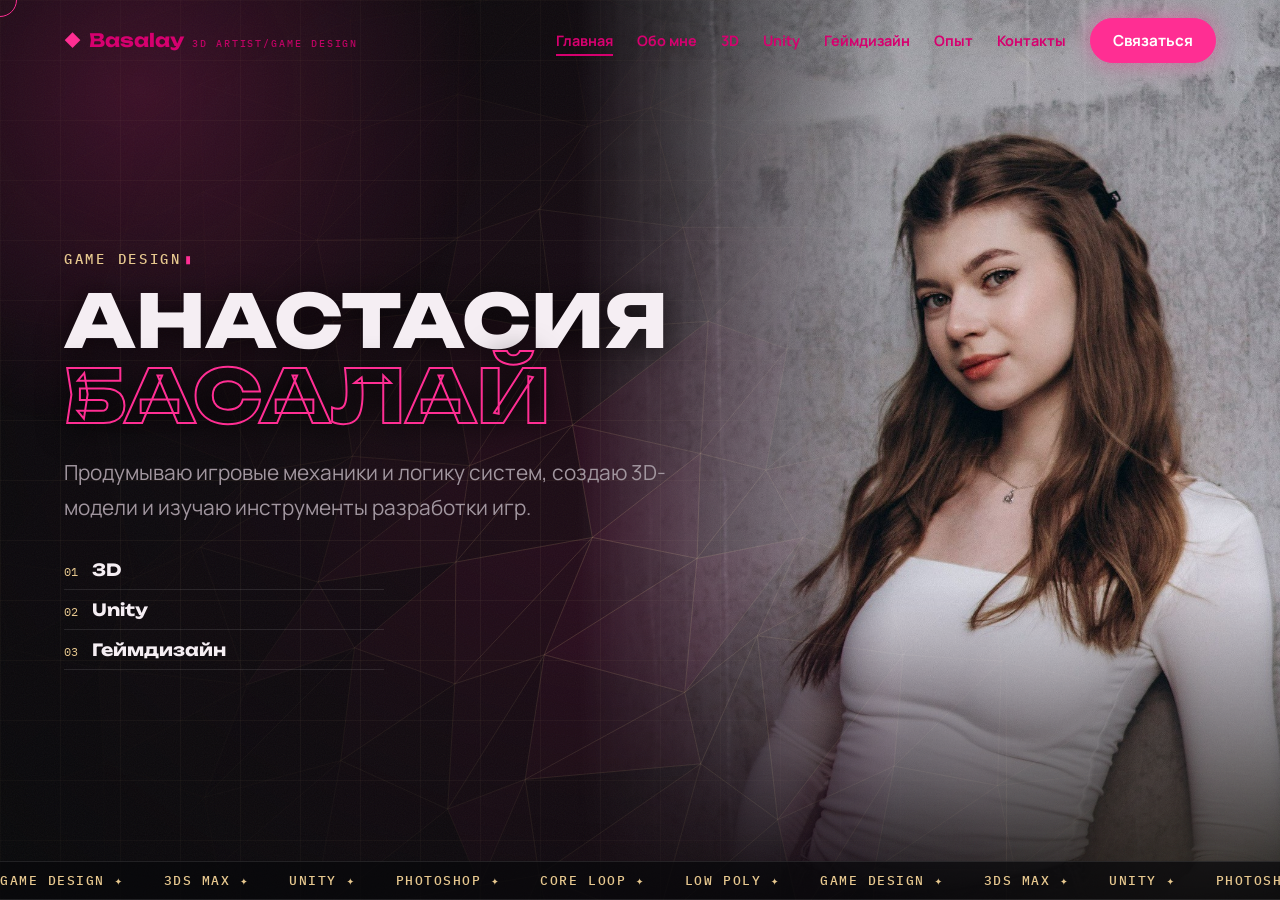
<file: index.html>
<!doctype html>
<html lang="ru">
<head>
<meta charset="UTF-8">
<meta name="viewport" content="width=device-width, initial-scale=1, viewport-fit=cover">
<title>Портфолио</title>
<meta name="theme-color" content="#09090b">
<link rel="icon" href="images/favicon.svg" type="image/svg+xml">
<link rel="icon" href="images/favicon-32.png" sizes="32x32" type="image/png">
<link rel="apple-touch-icon" href="images/apple-touch-icon.png">
<link rel="preconnect" href="https://fonts.googleapis.com"><link rel="preconnect" href="https://fonts.gstatic.com" crossorigin>
<link href="https://fonts.googleapis.com/css2?family=Unbounded:wght@400;600;800&family=Manrope:wght@400;500;700&family=IBM+Plex+Mono:wght@400;500&display=swap" rel="stylesheet">
<link rel="stylesheet" href="css/style.css">
<script type="importmap">
{ "imports": {
  "three": "https://cdn.jsdelivr.net/npm/three@0.169.0/build/three.module.js",
  "three/addons/": "https://cdn.jsdelivr.net/npm/three@0.169.0/examples/jsm/"
} }
</script>
</head>
<body>
<div id="bar"></div><div id="cursor"></div><div id="toast">Скопировано ✓</div>

<nav>
  <a class="brand" href="#home" data-go="home"><i>◆</i><b id="brandName"></b><small id="brandSub"></small></a>
  <div class="menu" id="menu">
    <a href="#home" data-go="home">Главная</a>
    <a href="#about" data-go="about">Обо мне</a>
    <a href="#3d" data-go="3d">3D</a>
    <a href="#unity" data-go="unity">Unity</a>
    <a href="#design" data-go="design">Геймдизайн</a>
    <a href="#experience" data-go="experience">Опыт</a>
    <a href="#contacts" data-go="contacts">Контакты</a>
  </div>
  <button class="btn contact-btn" id="contactBtn">Связаться</button>
  <button id="burger">МЕНЮ</button>
</nav>

<main>
  <section class="page hero" id="p-home" data-page="home">
    <div class="hero-photo" id="photoBox"></div>
    <div class="hero-text">
      <p class="role" id="role"></p>
      <h1 id="name"></h1>
      <p class="lead" id="tagline"></p>
      <div class="gmenu" id="gmenu"></div>
    </div>
    <div class="marquee"><div id="marquee"></div></div>
  </section>

  <section class="page" id="p-about" data-page="about"><div class="wrap" id="aboutRoot"></div></section>
  <section class="page" id="p-3d" data-page="3d"><div class="wrap" id="threeRoot"></div></section>
  <section class="page" id="p-unity" data-page="unity"><div class="wrap" id="unityRoot"></div></section>
  <section class="page" id="p-design" data-page="design"><div class="wrap" id="designRoot"></div></section>
  <section class="page" id="p-experience" data-page="experience"><div class="wrap" id="experienceRoot"></div></section>
  <section class="page" id="p-contacts" data-page="contacts"><div class="wrap" id="contactsRoot"></div></section>
</main>

<button id="toTop" aria-label="Наверх">↑</button>
<dialog id="modal" class="wide"></dialog>
<dialog id="contactDialog"></dialog>
<dialog id="docDialog"></dialog>

<!-- Three.js загружается только когда открывается вкладка 3D (так сайт стартует быстро) -->
<script type="module">
  window.loadThree = () => window.Three ? Promise.resolve(window.Three) : Promise.all([
    import("three"),
    import("three/addons/controls/OrbitControls.js"),
    import("three/addons/loaders/GLTFLoader.js"),
    import("three/addons/environments/RoomEnvironment.js")
  ]).then(([THREE, controls, loader, env]) => (window.Three = {
    THREE, OrbitControls: controls.OrbitControls, GLTFLoader: loader.GLTFLoader, RoomEnvironment: env.RoomEnvironment
  }));
</script>

<!-- Остальные скрипты — обычные, выполняются по порядку (defer) -->
<script defer src="js/utils.js"></script>
<script defer src="js/data/settings.js"></script>
<script defer src="js/data/profile.js"></script>
<script defer src="js/data/experience.js"></script>
<script defer src="js/data/models.js"></script>
<script defer src="js/data/projects.js"></script>
<script defer src="js/components/viewer.js"></script>
<script defer src="js/components/arts.js"></script>
<script defer src="js/components/reel.js"></script>
<script defer src="js/components/render.js"></script>
<script defer src="js/components/stage3d.js"></script>
<script defer src="js/components/stageunity.js"></script>
<script defer src="js/components/modals.js"></script>
<script defer src="js/components/effects.js"></script>
<script defer src="js/components/backdrop.js"></script>
<script defer src="js/components/router.js"></script>
<script defer src="js/main.js"></script>
</body>
</html>
</file>
<file: css/style.css>
:root{--bg:#09090b;--surface:#101015;--text:#f5eef3;--muted:#a1969f;--pink:#ff2e93;--soft:#ff9ad5;--gold:#e7c88f;
  --line:rgba(255,255,255,.1);--gline:rgba(231,200,143,.3);
  --head:"Unbounded",sans-serif;--body:"Manrope",system-ui,sans-serif;--mono:"IBM Plex Mono",ui-monospace,monospace;--pad:clamp(20px,5vw,72px)}
@property --ang{syntax:"<angle>";inherits:false;initial-value:0deg}
@keyframes spin{to{--ang:360deg}}

/* ===== ОСНОВА ===== */
*{box-sizing:border-box;margin:0}
html{scroll-behavior:smooth}
body{background:var(--bg);color:var(--text);font:400 1.05rem/1.65 var(--body);overflow-x:hidden}
a{color:inherit;text-decoration:none}
button{font:inherit}
.wrap{max-width:1200px;margin:auto}
.label{display:flex;align-items:center;gap:12px;margin-bottom:14px;color:var(--gold);font:500 .78rem var(--mono);letter-spacing:.18em;text-transform:uppercase}
.label::after{content:"";width:64px;height:1px;background:linear-gradient(90deg,var(--gold),transparent)}
h2{margin-bottom:14px;font:800 clamp(2rem,5.5vw,3.8rem)/1.05 var(--head)}
h2 em,.fun-title em{font-style:normal;background:linear-gradient(100deg,var(--gold) 0%,#fff 30%,var(--pink) 62%,var(--gold) 100%) 0 0/240% 100%;-webkit-background-clip:text;background-clip:text;color:transparent;animation:inkShine 6s linear infinite}
@keyframes inkShine{to{background-position:-240% 0}}
.lead{color:var(--muted);font-size:clamp(1.05rem,2vw,1.3rem);max-width:640px}
.sub{max-width:640px;margin-bottom:34px;color:var(--muted)}
.status{color:var(--gold);font:500 .72rem var(--mono);letter-spacing:.1em;text-transform:uppercase}
.tags{display:flex;gap:8px;flex-wrap:wrap;margin-top:14px}
.tags i,.tools-row i{padding:3px 11px;border:1px solid var(--gline);border-radius:999px;color:var(--gold);font:400 .74rem var(--mono);font-style:normal}
.btns{display:flex;gap:12px;flex-wrap:wrap}
.btn{display:inline-block;padding:11px 24px;border:1.5px solid rgba(255,255,255,.28);border-radius:999px;background:none;color:var(--text);font-weight:700;font-size:.95rem;cursor:pointer;transition:.3s}
.btn:hover,.btn.on{background:var(--pink);border-color:var(--pink);box-shadow:0 0 28px rgba(255,46,147,.55);transform:translateY(-3px)}
.btn sup{opacity:.7;font-size:.7em}
.reveal{opacity:0;transform:translateY(40px);transition:opacity .9s,transform .9s;transition-delay:calc(var(--i,0) * 80ms)}
.reveal.visible{opacity:1;transform:none}

/* прогресс, курсор, кнопка «наверх», уведомление, искры */
#bar{position:fixed;top:0;left:0;z-index:100;width:100%;height:3px;transform-origin:0 50%;transform:scaleX(0);will-change:transform;background:linear-gradient(90deg,var(--gold),var(--pink))}
#cursor{display:none;position:fixed;left:0;top:0;z-index:99;width:34px;height:34px;margin:-17px;border:1.5px solid var(--pink);border-radius:50%;pointer-events:none;transition:width .25s,height .25s,margin .25s,background .25s}
#cursor.big{width:70px;height:70px;margin:-35px;background:rgba(255,46,147,.16)}
@media (hover:hover) and (pointer:fine){#cursor{display:block}}
#toTop{position:fixed;right:22px;bottom:22px;z-index:70;width:56px;height:56px;border:0;border-radius:50%;background:linear-gradient(135deg,var(--pink),#ff6bb5);color:#fff;font-size:1.6rem;cursor:pointer;opacity:0;transform:translateY(20px) scale(.8);pointer-events:none;transition:.3s;animation:ring 2.2s infinite}
#toTop.show{opacity:1;transform:none;pointer-events:auto}
#toTop:hover{transform:translateY(-4px) scale(1.1)}
@keyframes ring{0%{box-shadow:0 10px 30px rgba(255,46,147,.5),0 0 0 0 rgba(255,46,147,.6)}70%,100%{box-shadow:0 10px 30px rgba(255,46,147,.5),0 0 0 18px transparent}}
#toast{position:fixed;bottom:26px;left:50%;z-index:90;padding:10px 22px;border-radius:999px;background:var(--pink);font-weight:700;transform:translate(-50%,120px);transition:.4s}
#toast.show{transform:translate(-50%,0)}
.spark{position:fixed;z-index:200;width:8px;height:8px;border-radius:2px;pointer-events:none;animation:fly .8s ease-out forwards}
@keyframes fly{to{transform:translate(var(--dx),var(--dy)) rotate(240deg);opacity:0}}

/* ===== ВЕРХНЕЕ МЕНЮ ===== */
nav{position:fixed;top:0;left:0;right:0;z-index:60;display:flex;align-items:center;gap:12px;padding:18px var(--pad);color:#d6006f}
.brand{display:flex;align-items:baseline;gap:8px;font:800 1.15rem var(--head)}
.brand i{font-style:normal;color:var(--pink)}
.brand small{font:500 .6rem var(--mono);letter-spacing:.2em;text-transform:uppercase;opacity:.85}
.menu{display:flex;gap:24px;margin:0 12px 0 auto;font-size:.9rem;font-weight:700}
.menu a{position:relative}
.menu a::after{content:"";position:absolute;left:0;bottom:-4px;width:0;height:2px;background:#d6006f;transition:.3s}
.menu a:hover::after,.menu a.current::after{width:100%}
.contact-btn{position:relative;z-index:2;padding:9px 22px;border-color:var(--pink);background:var(--pink);color:#fff;box-shadow:0 0 22px rgba(255,46,147,.45)}
#burger{display:none;position:relative;z-index:2;background:none;border:0;color:#d6006f;font:600 .95rem var(--head);cursor:pointer}
@media(max-width:1020px){
  #burger{display:block}
  .brand{margin-right:auto}
  .brand small{display:none}
  .menu{position:fixed;inset:0;z-index:1;margin:0;flex-direction:column;justify-content:center;align-items:center;gap:26px;background:var(--bg);color:var(--text);font:800 1.8rem var(--head);transform:translateY(-100%);transition:.5s}
  .menu.open{transform:none}
  .contact-btn{padding:7px 14px;font-size:.85rem}
}

/* ===== ВКЛАДКИ ===== */
.page{display:none}
.page.active{display:block;animation:pageIn .6s ease}
.page:not(.hero){position:relative;min-height:100svh;padding:130px var(--pad) 90px}
#p-contacts{min-height:0;padding-bottom:50px}
@keyframes pageIn{from{opacity:0;transform:translateY(24px)}to{opacity:1;transform:none}}

/* ===== ГЛАВНАЯ ===== */
.hero{display:none;align-items:center;min-height:100svh;padding:0;overflow:hidden}
.hero.active{display:flex}
.hero::before{content:"";position:absolute;inset:-60px;z-index:0;pointer-events:none;will-change:transform;
  background-image:linear-gradient(rgba(231,200,143,.07) 1px,transparent 1px),linear-gradient(90deg,rgba(231,200,143,.07) 1px,transparent 1px);background-size:60px 60px;
  -webkit-mask-image:radial-gradient(circle at 30% 50%,#000,transparent 75%);mask-image:radial-gradient(circle at 30% 50%,#000,transparent 75%);animation:gridmove 14s linear infinite}
@keyframes gridmove{to{transform:translate(60px,60px)}}
.hero-photo{position:absolute;top:0;right:0;width:55%;height:100%;
  -webkit-mask-image:linear-gradient(to right,transparent,#000 45%),linear-gradient(to top,transparent,#000 35%);-webkit-mask-composite:source-in;
  mask-image:linear-gradient(to right,transparent,#000 45%),linear-gradient(to top,transparent,#000 35%);mask-composite:intersect}
.hero-photo img,.ph{width:100%;height:100%;object-fit:cover;transform:scale(1.08) translate(var(--px,0),var(--py,0));transition:transform .2s}
.ph{display:grid;place-items:center;background:radial-gradient(circle at 60% 40%,#6d1245,#1a0a14 60%,var(--bg));color:rgba(255,255,255,.12);font:800 14rem var(--head)}
.hero-text{position:relative;z-index:2;width:min(100%,58%);padding:110px var(--pad) 90px}
.role{min-height:1.6em;margin-bottom:12px;color:var(--gold);font:500 .85rem var(--mono);letter-spacing:.2em;text-transform:uppercase}
.caret{margin-left:2px;color:var(--pink);font-style:normal;animation:blink 1s steps(1) infinite}
@keyframes blink{50%{opacity:0}}
h1{font:800 clamp(2.2rem,6.2vw,6.5rem)/1.02 var(--head);text-transform:uppercase;text-shadow:0 4px 30px rgba(0,0,0,.7)}
h1 span{display:block;width:max-content;animation:rise .9s cubic-bezier(.2,.8,.2,1) both}
h1 span+span{animation-delay:.15s}
h1 .out{color:transparent;-webkit-text-stroke:2px var(--pink)}
@keyframes rise{from{opacity:0;transform:translateY(40px)}}
.hero .lead{margin:22px 0 26px;animation:rise .9s .3s cubic-bezier(.2,.8,.2,1) both}
.gmenu{display:grid;width:min(100%,320px)}
.gmenu a{display:flex;align-items:baseline;gap:14px;padding:9px 0;border-bottom:1px solid var(--line);font:700 1.05rem var(--head);transition:.3s;animation:rise .9s cubic-bezier(.2,.8,.2,1) both}
.gmenu a:nth-child(1){animation-delay:.45s}.gmenu a:nth-child(2){animation-delay:.55s}.gmenu a:nth-child(3){animation-delay:.65s}
.gmenu em{color:var(--gold);font:400 .75rem var(--mono);font-style:normal}
.gmenu i{margin-left:auto;color:var(--pink);font-style:normal;opacity:0;transform:translateX(-8px);transition:.3s}
.gmenu a:hover{padding-left:10px;border-color:var(--gold)}
.gmenu a:hover i{opacity:1;transform:none}
.marquee{position:absolute;bottom:0;left:0;right:0;z-index:3;overflow:hidden;padding:10px 0;border-block:1px solid var(--line);background:rgba(9,9,11,.75)}
.marquee div{display:flex;gap:40px;width:max-content;color:var(--gold);font:500 .8rem var(--mono);letter-spacing:.12em;animation:run 25s linear infinite}
@keyframes run{to{transform:translateX(-50%)}}

/* ===== УГОЛКИ «КАК В ИГРОВОМ ИНТЕРФЕЙСЕ» ===== */
.hud{position:relative}
.hud::before{content:"";position:absolute;inset:10px;z-index:3;pointer-events:none;opacity:.75;background-repeat:no-repeat;
  background-image:linear-gradient(var(--gold),var(--gold)),linear-gradient(var(--gold),var(--gold)),linear-gradient(var(--gold),var(--gold)),linear-gradient(var(--gold),var(--gold)),linear-gradient(var(--gold),var(--gold)),linear-gradient(var(--gold),var(--gold)),linear-gradient(var(--gold),var(--gold)),linear-gradient(var(--gold),var(--gold));
  background-position:0 0,0 0,100% 0,100% 0,0 100%,0 100%,100% 100%,100% 100%;
  background-size:16px 1.5px,1.5px 16px,16px 1.5px,1.5px 16px,16px 1.5px,1.5px 16px,16px 1.5px,1.5px 16px}

/* ===== КАРТОЧКИ (стиль Uiverse): стекло, подсветка за курсором, светящаяся рамка при наведении ===== */
.work,.tile,.c-card,.tl-card,.c-item,.proof-card,.c3d{position:relative;border:1px solid var(--line);border-radius:22px;background:linear-gradient(160deg,rgba(255,255,255,.055),rgba(255,255,255,.015));transition:border-color .3s,box-shadow .3s,transform .15s,background .3s}
.work::after,.tile::after,.c-card::after,.tl-card::after,.c-item::after,.proof-card::after::after,.c3d::after{content:"";position:absolute;inset:0;z-index:5;border-radius:inherit;padding:2px;pointer-events:none;opacity:0;transition:opacity .3s;
  background:conic-gradient(from var(--ang),transparent 0 50%,var(--gold),var(--pink),transparent);-webkit-mask:linear-gradient(#000 0 0) content-box,linear-gradient(#000 0 0);-webkit-mask-composite:xor;mask-composite:exclude}
.work:hover::after,.tile:hover::after,.c-card:hover::after,.tl-card:hover::after,.c-item:hover::after,.proof-card:hover::after:hover::after,.c3d:hover::after,.c3d.on::after{opacity:1;animation:spin 3s linear infinite}
.work::before{content:"";position:absolute;inset:0;z-index:4;pointer-events:none;opacity:0;transition:opacity .3s;background:radial-gradient(260px circle at var(--sx,50%) var(--sy,50%),rgba(255,46,147,.13),transparent 70%)}
.work:hover::before{opacity:1}
.work:hover,.tile:hover,.c-card:hover,.c-item:hover,.proof-card:hover{border-color:var(--gline)}

/* карточка работы */
.work{display:flex;flex-direction:column;overflow:hidden;cursor:pointer;transform:perspective(900px) rotateX(var(--rx,0)) rotateY(var(--ry,0));animation:cardIn .6s backwards;animation-delay:calc(var(--i,0) * 70ms)}
@keyframes cardIn{from{opacity:0;transform:translateY(30px)}}
.w-cover{position:relative;flex:none;height:clamp(190px,20vw,230px);overflow:hidden;background:#0d0b10 center/cover no-repeat;transition:filter .4s}
.wide .w-cover{height:clamp(210px,22vw,260px)}
.work:hover .w-cover{filter:brightness(1.12)}
.w-body{padding:14px 18px 18px}
.w-body h3{margin:4px 0 6px;font:600 1.1rem var(--head)}
.w-body p{color:var(--muted);font-size:.95rem}
.w-video{display:block;width:100%;height:100%;object-fit:cover}
.slides .slide{position:absolute;inset:0;width:100%;height:100%;object-fit:cover;opacity:0;transition:opacity .9s}
.slides .slide.on{opacity:1}
.badge{position:absolute;top:12px;right:12px;z-index:4;display:flex;align-items:center;gap:6px;padding:3px 12px;border-radius:999px;background:rgba(9,9,11,.88);color:var(--soft);font:500 .72rem var(--mono)}
.badge i{width:8px;height:8px;border-radius:50%;background:var(--pink);animation:pulseP 1.4s infinite}
.bplay{right:auto;left:12px;color:var(--gold)}
@keyframes pulseP{0%{box-shadow:0 0 0 0 rgba(255,46,147,.8)}100%{box-shadow:0 0 0 10px transparent}}

/* панель вместо пустой картинки: цифры, этапы или маленькая анимация */
.panel{display:flex;flex-direction:column;align-items:center;justify-content:center;gap:14px;
  background:radial-gradient(circle at 20% 15%,rgba(255,46,147,.14),transparent 55%),radial-gradient(circle at 85% 90%,rgba(231,200,143,.14),transparent 55%),#0d0b10}
.panel::after{content:"";position:absolute;inset:0;pointer-events:none;background-image:radial-gradient(rgba(255,255,255,.07) 1px,transparent 1px);background-size:16px 16px}
.art-facts{position:relative;z-index:1;display:flex;gap:26px;justify-content:center;text-align:center}
.art-facts b{display:block;color:var(--gold);font:800 clamp(1.8rem,4vw,2.6rem) var(--head)}
.art-facts small,.art-note{color:var(--muted);font-size:.8rem}
.art-note{position:relative;z-index:1}
.art-progress{position:relative;z-index:1;width:70%;height:6px;overflow:hidden;border-radius:6px;background:rgba(255,255,255,.12)}
.art-progress span{display:block;width:var(--w);height:100%;background:linear-gradient(90deg,var(--gold),var(--pink));animation:grow 1.2s ease-out}
@keyframes grow{from{width:0}}
.art-pong{position:relative;z-index:1;width:min(70%,260px);height:96px;background:repeating-linear-gradient(rgba(255,255,255,.2) 0 6px,transparent 6px 12px) center/2px 100% no-repeat}
.art-pong .pad{position:absolute;top:26px;width:8px;height:44px;border-radius:4px;background:var(--pink)}
.art-pong .l{left:0;animation:padmove 2.4s ease-in-out infinite}
.art-pong .r{right:0;animation:padmove 2.4s ease-in-out infinite reverse}
@keyframes padmove{0%,100%{transform:translateY(-22px)}50%{transform:translateY(24px)}}
.art-pong .ball{position:absolute;left:0;width:14px;height:14px;border-radius:50%;background:var(--gold);animation:ballx 2.4s linear infinite alternate,bally 1.2s ease-in-out infinite alternate}
@keyframes ballx{to{left:calc(100% - 14px)}}
@keyframes bally{from{top:8px}to{top:74px}}
.art-code{position:relative;z-index:1;display:grid;gap:10px;width:min(70%,260px)}
.art-code b{display:block;width:var(--w);height:8px;border-radius:4px;background:linear-gradient(90deg,var(--gold),transparent);animation:shimmer 2.4s ease-in-out infinite}
@keyframes shimmer{50%{opacity:.4}}
.art-people{position:relative;z-index:1;display:flex;align-items:flex-end;gap:14px}
.art-people i{width:38px;height:38px;border-radius:50%;background:linear-gradient(135deg,#5a3b4c,#2a1a24);animation:hop 2.4s ease-in-out infinite}
.art-people i:nth-child(2){animation-delay:.3s}.art-people i:nth-child(3){animation-delay:.6s}.art-people i:nth-child(4){animation-delay:.9s}
.art-people .lead{width:52px;height:52px;border:2px solid var(--gold);background:none}
@keyframes hop{50%{transform:translateY(-10px)}}

/* сетки */
.chips{display:flex;gap:10px;flex-wrap:wrap;margin-bottom:26px}
.bento{display:grid;grid-template-columns:repeat(6,1fr);grid-auto-flow:dense;gap:20px}
.bento .work{grid-column:span 2}
.bento .work.wide{grid-column:span 3}
.games{display:grid;grid-template-columns:repeat(auto-fill,minmax(min(100%,300px),1fr));gap:20px}
@media(max-width:900px){.bento{grid-template-columns:repeat(2,1fr)}.bento .work,.bento .work.wide{grid-column:span 1}}
@media(max-width:600px){.bento{grid-template-columns:1fr}}

/* ===== ОБО МНЕ ===== */
.about-grid{display:grid;grid-template-columns:1.3fr 1fr;gap:40px;align-items:start;margin-top:26px}
.statement{margin-bottom:22px;font:600 clamp(1.3rem,2.8vw,2rem)/1.35 var(--head)}
.facts,.tools-row{display:flex;gap:10px;flex-wrap:wrap;margin-top:22px}
.fact{padding:6px 16px;border:1px solid var(--gline);border-radius:999px;color:var(--gold);font:400 .85rem var(--mono)}
.seeking{position:relative;overflow:hidden;padding:28px;border-radius:24px;background:linear-gradient(135deg,var(--pink),#7a0b46);box-shadow:0 0 60px rgba(255,46,147,.3)}
.seeking::after{content:"";position:absolute;top:0;left:-60%;width:40%;height:100%;background:linear-gradient(90deg,transparent,rgba(255,255,255,.25),transparent);transform:skewX(-20deg);animation:shine 3.5s infinite}
@keyframes shine{to{left:130%}}
.seeking b{display:block;font:800 clamp(1.8rem,4vw,2.8rem)/1 var(--head);text-transform:uppercase}
.seeking p{margin-top:10px}
.ribbon{margin:-28px -28px 20px;overflow:hidden;padding:7px 0;background:rgba(9,9,11,.4)}
.ribbon div{display:flex;gap:28px;width:max-content;font:500 .7rem var(--mono);letter-spacing:.15em;animation:run 22s linear infinite}
.pulse{display:inline-block;width:12px;height:12px;margin-bottom:14px;border-radius:50%;background:#fff;animation:pulse 1.6s infinite}
@keyframes pulse{0%{box-shadow:0 0 0 0 rgba(255,255,255,.7)}100%{box-shadow:0 0 0 18px transparent}}
.can{margin-top:18px;font-weight:700}
.tasks{position:relative;z-index:1;display:flex;flex-wrap:wrap;gap:8px;margin:12px 0 0;padding:0;list-style:none}
.tasks li{padding:6px 14px;border-radius:999px;background:rgba(255,255,255,.18);font-size:.85rem;animation:pop .5s both;animation-delay:calc(var(--i) * .12s + .3s)}
@keyframes pop{from{opacity:0;transform:scale(.6)}}
.focus{display:grid;grid-template-columns:repeat(auto-fit,minmax(240px,1fr));gap:20px;margin-top:50px}
.tile{display:block;padding:24px;color:var(--text);text-align:left;cursor:pointer}
.tile:hover{transform:translateY(-6px);box-shadow:0 14px 40px rgba(0,0,0,.5)}
.tile i{display:block;color:var(--gold);font:800 1.8rem var(--head);font-style:normal}
.tile b{display:block;margin:8px 0;font:600 1.1rem var(--head)}
.tile span{display:block;color:var(--muted)}
.tile em{display:block;margin-top:12px;color:var(--gold);font:400 .8rem var(--mono);font-style:normal;transition:.3s}
.tile:hover em{transform:translateX(6px)}
@media(max-width:860px){.about-grid{grid-template-columns:1fr}}

/* ===== 3D: сцена и карусель ===== */
.stage{display:grid;grid-template-columns:minmax(0,1.75fr) minmax(280px,1fr);gap:26px}
.stage-view{position:relative;overflow:hidden;border:1px solid var(--line);border-radius:24px;background:#000}
.viewer{position:relative;overflow:hidden;background:radial-gradient(circle at 50% 40%,#1a0d14,#000 72%);cursor:grab}
.stage-view .viewer{height:clamp(340px,60vh,580px)}
.stage-view:fullscreen{border-radius:0}.stage-view:fullscreen .viewer{height:100vh}
.viewer canvas{display:block;width:100%;height:100%}
.viewer.drag{outline:2px dashed var(--soft)}
.v-poster{position:absolute;inset:0;z-index:1;width:100%;height:100%;object-fit:contain;background:#000;pointer-events:none;transition:opacity .8s}
.viewer.ready .v-poster{opacity:0}
.v-tools{position:absolute;top:14px;right:14px;z-index:4;display:flex;gap:8px;flex-wrap:wrap;justify-content:flex-end}
.v-tools button{padding:6px 14px;border:1px solid var(--gline);border-radius:999px;background:rgba(9,9,11,.8);color:#fff;font-size:.82rem;cursor:pointer;transition:.25s}
.v-tools button:hover{border-color:var(--pink)}
.v-tools button.on{border-color:var(--pink);background:var(--pink)}
.v-hint-drag{position:absolute;left:50%;bottom:16px;z-index:4;display:flex;align-items:center;gap:10px;white-space:nowrap;padding:8px 18px;border:1px solid var(--gline);border-radius:999px;background:rgba(9,9,11,.85);font-size:.85rem;opacity:0;transform:translateX(-50%);pointer-events:none;transition:opacity .5s}
.viewer.ready:not(.touched) .v-hint-drag{opacity:1}
.v-hint-drag i{color:var(--pink);font-size:1.1rem;font-style:normal;font-weight:800;animation:dragx 1.6s ease-in-out infinite}
.v-hint-drag em{color:var(--muted);font-style:normal}
@keyframes dragx{0%,100%{transform:translateX(-8px)}50%{transform:translateX(8px)}}
.v-loading{position:absolute;left:50%;bottom:16px;z-index:4;max-width:90%;padding:8px 16px;border:1px solid var(--gline);border-radius:14px;background:rgba(9,9,11,.88);font-size:.8rem;text-align:center;transform:translateX(-50%)}
.stage-info{display:flex;flex-direction:column;gap:6px}
.stage-info h3{font:800 clamp(1.5rem,2.6vw,2.1rem)/1.15 var(--head)}
.stage-info .btns{margin-top:auto;padding-top:18px}

/* ===== ЛЕНТА ВЫБОРА РАБОТ (3D и Unity) ===== */
.reel{--cw:clamp(240px,32vw,330px);--gap:clamp(14px,3vw,28px);position:relative;margin-top:30px}
.reel-big{--cw:clamp(290px,62vw,560px);margin-top:18px}
.reel-top{display:flex;align-items:center;gap:18px;margin-bottom:6px}
.reel-count{display:flex;align-items:baseline;gap:8px;color:var(--muted);font:500 .95rem var(--mono)}
.reel-count b{display:inline-block;min-width:1.6em;color:var(--gold);font:800 clamp(1.7rem,4vw,2.5rem) var(--head)}
.reel-count b.tick{animation:tick .5s cubic-bezier(.2,.9,.3,1.3)}
@keyframes tick{from{opacity:0;transform:translateY(-55%) scale(.7)}}
.reel-count i,.reel-count em{font-style:normal}
.reel-dots{display:flex;flex:1;flex-wrap:wrap;gap:7px}
.rd{width:9px;height:9px;padding:0;border:0;border-radius:99px;background:rgba(255,255,255,.22);cursor:pointer;transition:width .45s cubic-bezier(.2,.8,.2,1),background .3s}
.rd:hover{background:rgba(255,255,255,.5)}
.rd.on{width:36px;background:linear-gradient(90deg,var(--gold),var(--pink))}
.reel-arrows{display:flex;gap:8px}
.car-btn{width:44px;height:44px;border:1px solid var(--gold);border-radius:50%;background:rgba(9,9,11,.85);color:var(--gold);font-size:1.5rem;line-height:1;cursor:pointer;transition:.25s}
.car-btn:hover{background:var(--gold);color:#111;transform:scale(1.08)}
.reel.single .reel-top{display:none}
.reel-track{position:relative;display:flex;gap:var(--gap);overflow-x:auto;overflow-y:hidden;padding:22px 0 46px;scroll-snap-type:x mandatory;scrollbar-width:none;overscroll-behavior-x:contain;cursor:grab;outline:0}
.reel-track::-webkit-scrollbar{display:none}
.reel-track::before,.reel-track::after{content:"";flex:none;width:calc(50% - var(--cw) / 2 - var(--gap))}
.reel-track.dragging{scroll-snap-type:none;cursor:grabbing}
.rc{--o:0;--ab:0;flex:none;width:var(--cw);scroll-snap-align:center;scroll-snap-stop:always;
  transform:perspective(1100px) rotateY(calc(var(--o) * -22deg)) scale(calc(1 - var(--ab) * .1));opacity:calc(1 - var(--ab) * .3);filter:brightness(calc(1 - var(--ab) * .25));
  will-change:transform;transition:box-shadow .5s,border-color .3s}
.rc.on{border-color:var(--gline);box-shadow:0 34px 70px -28px rgba(255,46,147,.6)}
.rc.on::after{opacity:1;animation:spin 3s linear infinite}
.work.rc{animation:none;cursor:pointer}
.reel.in .rc{animation:rcIn .9s cubic-bezier(.2,.8,.2,1) backwards;animation-delay:calc(var(--i,0) * 110ms)}
@keyframes rcIn{from{opacity:0;translate:0 70px;rotate:3deg}}
.reel.nudge .rc.on{animation:nudge 1.4s .6s 2 ease-in-out}
@keyframes nudge{35%{translate:-28px 0}70%{translate:16px 0}}
.reel.idle.single .rc{animation:float 5s ease-in-out infinite}
@keyframes float{50%{translate:0 -8px}}
/* карточка 3D-модели в ленте */
.c3d{display:flex;flex-direction:column;justify-content:flex-end;height:calc(var(--cw) * .58);overflow:hidden;padding:0;color:var(--text);text-align:left;cursor:pointer}
.rc-img{position:absolute;inset:-4%;background:#0d0b10 center/cover no-repeat;transform:translateX(calc(var(--o) * -9%)) scale(1.08);transition:filter .4s}
.c3d:hover .rc-img{filter:brightness(1.15)}
.rc-no{position:absolute;top:12px;left:16px;z-index:2;color:rgba(255,255,255,.9);font:800 1.5rem var(--head);text-shadow:0 2px 14px rgba(0,0,0,.8)}
.c3d .cap{position:relative;z-index:2;padding:30px 16px 12px;background:linear-gradient(transparent,rgba(0,0,0,.92))}
.c3d b{display:block;font:600 1rem var(--head)}
.c3d small{color:var(--gold);font:400 .74rem var(--mono)}
/* карточка игры в ленте Unity */
.reel-big .w-cover{height:auto;aspect-ratio:16/10}
.reel-big .w-body{padding:16px 22px 22px}
.reel-big .w-body h3{font-size:1.3rem}
.rc-open{position:absolute;right:16px;bottom:16px;z-index:6;padding:6px 14px;border-radius:999px;background:var(--pink);color:#fff;font:700 .8rem var(--body);opacity:0;translate:0 10px;transition:.4s;pointer-events:none}
.rc.on .rc-open{opacity:1;translate:0 0}
.stage-info.swap>*{animation:infoIn .55s cubic-bezier(.2,.8,.2,1) backwards}
.stage-info.swap>*:nth-child(2){animation-delay:.06s}.stage-info.swap>*:nth-child(3){animation-delay:.12s}.stage-info.swap>*:nth-child(n+4){animation-delay:.18s}
@keyframes infoIn{from{opacity:0;translate:0 16px;filter:blur(6px)}}

/* подсказка с анимацией */
.hint-anim{display:flex;align-items:center;gap:14px;max-width:740px;margin:0 0 8px;color:var(--muted)}
.tap{position:relative;flex:none;display:grid;place-items:center;width:36px;height:36px}
.tap b{width:10px;height:10px;border-radius:50%;background:var(--pink);box-shadow:0 0 14px var(--pink)}
.tap i{position:absolute;inset:0;border:1.5px solid var(--pink);border-radius:50%;opacity:0;animation:tapRing 2.2s infinite}
.tap i+i{animation-delay:.7s}
@keyframes tapRing{0%{transform:scale(.25);opacity:.9}100%{transform:scale(1.35);opacity:0}}
.hw span{display:inline-block;animation:wIn .75s cubic-bezier(.2,.8,.2,1) backwards,wGlow 7s ease-in-out infinite;animation-delay:calc(var(--w) * 70ms),calc(1.4s + var(--w) * .17s)}
@keyframes wIn{from{opacity:0;filter:blur(8px);translate:0 14px}}
@keyframes wGlow{0%,10%,100%{color:inherit;text-shadow:none}5%{color:var(--gold);text-shadow:0 0 16px rgba(231,200,143,.7)}}
@media(max-width:900px){.stage{grid-template-columns:1fr}.stage-view .viewer{height:min(52vh,420px)}}

/* ===== ОКНА ===== */
dialog{margin:auto;max-width:min(560px,92vw);padding:30px;border:1px solid var(--gline);border-radius:24px;background:#121016;color:var(--text)}
dialog::backdrop{background:rgba(0,0,0,.82)}
dialog[open]{animation:dlgIn .35s cubic-bezier(.2,.9,.3,1.1)}
@keyframes dlgIn{from{opacity:0;transform:translateY(24px) scale(.96)}}
dialog h3{margin:8px 0;font:800 1.6rem var(--head)}
dialog.wide{width:100%;max-width:min(920px,94vw);max-height:92vh;padding:0;overflow:auto}
.m-media{position:relative;background:#09090b}
.m-media.panel{height:clamp(200px,30vw,290px);overflow:hidden}
.m-media video,.m-media iframe{display:block;width:100%;height:min(60vh,480px);border:0;background:#000}
.m-stage{position:relative;display:grid;place-items:center;height:min(46vh,430px);background:#000;cursor:zoom-in}
.m-stage img{position:absolute;inset:0;display:block;width:100%;height:100%;object-fit:contain}
.zoom-pill{position:absolute;right:14px;bottom:14px;z-index:4;padding:5px 12px;border:1px solid var(--gold);border-radius:999px;background:rgba(9,9,11,.88);color:var(--gold);font:400 .75rem var(--mono);pointer-events:none}
.play{position:absolute;top:35%;left:50%;z-index:6;padding:14px 30px;border:0;border-radius:999px;background:var(--pink);color:#fff;font:800 1rem var(--head);cursor:pointer;transform:translateX(-50%);animation:ring 2.2s infinite}
.thumbs{display:flex;gap:8px;padding:10px;overflow-x:auto}
.thumbs img{width:auto;height:60px;border:2px solid transparent;border-radius:8px;opacity:.55;cursor:pointer;transition:.2s}
.thumbs img.on{border-color:var(--gold);opacity:1}
.m-body{padding:26px}
.m-body .btns{margin-top:22px}
.m-sum{color:var(--muted)}
.facts-row{display:flex;gap:12px;flex-wrap:wrap;margin:18px 0}
.fk{flex:1;min-width:130px;padding:14px;border:1px solid var(--gline);border-radius:16px;background:rgba(231,200,143,.06);color:var(--muted);font-size:.88rem}
.fk b{display:block;color:var(--gold);font:800 1.5rem var(--head)}
.points{margin:14px 0 0 18px}
.points li{margin:6px 0}
.bars{display:grid;gap:12px;margin:16px 0}
.bar{display:grid;grid-template-columns:150px 1fr 70px;align-items:center;gap:12px;font-size:.88rem;color:var(--muted)}
.bar u{display:block;height:8px;overflow:hidden;border-radius:4px;background:rgba(255,255,255,.1)}
.bar i{display:block;width:0;height:100%;background:linear-gradient(90deg,var(--gold),#fff);animation:growTo 1s .3s forwards}
@keyframes growTo{to{width:var(--w)}}
.bar em{color:var(--gold);font:400 .85rem var(--mono);font-style:normal}
.flow{display:grid;grid-template-columns:repeat(auto-fit,minmax(150px,1fr));gap:10px;margin:16px 0;padding:0;list-style:none}
.flow li{position:relative;padding:12px;border:1px solid var(--line);border-radius:14px;background:rgba(255,255,255,.03);font-size:.85rem;animation:pop .5s both;animation-delay:calc(var(--i) * .12s + .2s)}
.flow b{display:block;margin-bottom:4px;color:var(--gold);font:500 .8rem var(--mono)}
.stages{display:flex;flex-wrap:wrap;gap:8px;margin-top:16px}
.st{padding:4px 12px;border:1px solid var(--line);border-radius:999px;font-size:.85rem}
.st.done{border-color:var(--gold);color:var(--gold)}
.st.wip{border-style:dashed;color:var(--muted)}
.proof-card{display:flex;align-items:center;gap:14px;width:100%;margin:16px 0 4px;padding:16px 18px;color:var(--text);text-align:left;cursor:pointer}
.proof-card:hover{transform:translateY(-3px)}
.proof-card i{display:grid;place-items:center;flex:none;width:44px;height:44px;border:1px solid var(--gline);border-radius:14px;color:var(--gold);font:800 1.2rem var(--head);font-style:normal}
.proof-card b{display:block}
.proof-card small{color:var(--muted)}

/* просмотр картинок */
#docDialog{max-width:94vw;max-height:94vh;padding:0;overflow:visible;border:0;background:transparent}
.doc{padding:3px;border-radius:24px;background:conic-gradient(from var(--ang),var(--gold),var(--pink),#7a0b46,var(--gold));box-shadow:0 30px 90px rgba(0,0,0,.7);animation:spin 5s linear infinite,docIn .6s cubic-bezier(.2,.9,.3,1.2) backwards;transform:perspective(900px) rotateX(var(--rx,0)) rotateY(var(--ry,0));transition:transform .15s}
@keyframes docIn{from{opacity:0;transform:scale(.8) rotate(-4deg)}}
.doc-in{position:relative;overflow:hidden;padding:16px;border-radius:21px;background:#101015;text-align:center}
.doc-in::after{content:"";position:absolute;top:0;left:-60%;width:40%;height:100%;background:linear-gradient(90deg,transparent,rgba(255,255,255,.14),transparent);transform:skewX(-20deg);animation:shine 4s 1s infinite;pointer-events:none}
.doc-stage{position:relative;display:grid;place-items:center}
.doc-stage img{display:block;max-width:min(90vw,1100px);max-height:72vh;border-radius:12px;object-fit:contain}
.lb-arrow{position:absolute;top:50%;left:8px;z-index:2;width:44px;height:44px;border:1px solid var(--gold);border-radius:50%;background:rgba(9,9,11,.85);color:var(--gold);font-size:1.4rem;cursor:pointer;transform:translateY(-50%);transition:.25s}
.lb-arrow:hover{background:var(--gold);color:#111}
.lb-arrow.r{left:auto;right:8px}
.doc-cap{margin:12px 0;color:var(--gold);font:400 .85rem var(--mono)}

/* окно «Связаться» */
#contactDialog{width:100%;max-width:min(460px,92vw)}
.c-list{display:grid;gap:10px;margin:20px 0}
.c-item{display:flex;justify-content:space-between;align-items:center;gap:12px;padding:14px 18px;color:var(--text);text-align:left;cursor:pointer}
.c-item:hover{transform:translateX(4px)}
.c-item span{font-weight:700}
.c-item small{color:var(--muted)}

/* ===== ОПЫТ ===== */
.tl{position:relative;margin:30px 0 0 10px;padding-left:34px;border-left:1px solid var(--gline)}
.tl-item{position:relative;padding-bottom:30px}
.tl-item::before{content:"";position:absolute;left:-43px;top:8px;width:16px;height:16px;border:2px solid var(--gold);border-radius:50%;background:var(--bg);box-shadow:0 0 14px rgba(231,200,143,.5)}
.tl-card{padding:20px 22px}
.tl-card:hover{transform:translateX(6px)}
.tl-when{color:var(--gold);font:500 .8rem var(--mono);letter-spacing:.08em}
.tl-card h3{margin:4px 0;font:600 1.15rem var(--head)}
.tl-where{color:var(--soft);font-size:.92rem}
.tl-card p{max-width:620px;margin:6px 0 10px;color:var(--muted)}

/* ===== КОНТАКТЫ ===== */
.fun-title{font:800 clamp(1.7rem,6vw,4rem)/1.1 var(--head)}
.wave{display:inline-block;transform-origin:70% 70%;animation:wave 2.2s infinite}
@keyframes wave{0%,60%,100%{transform:none}10%,30%{transform:rotate(16deg)}20%,40%{transform:rotate(-10deg)}50%{transform:rotate(10deg)}}
.players{margin-top:10px;color:var(--muted);font:400 .75rem var(--mono);letter-spacing:.12em}
.press-start{display:inline-block;margin:16px 0 20px;padding:12px 26px;border:2px solid var(--pink);border-radius:8px;background:none;color:var(--pink);font:800 1rem var(--head);letter-spacing:.1em;cursor:pointer;animation:flash 1.4s steps(2) infinite}
@keyframes flash{50%{background:var(--pink);color:#fff}}
.mail-big{display:inline-block;margin:6px 0 28px;padding-bottom:6px;border-bottom:2px solid var(--pink);font:800 clamp(1.4rem,5.5vw,3.6rem) var(--head);word-break:break-all;background:linear-gradient(90deg,var(--gold),#fff);-webkit-background-clip:text;background-clip:text;color:transparent;transition:.3s}
.mail-big:hover{filter:brightness(1.2);transform:translateX(6px)}
.c-cards{display:grid;grid-template-columns:repeat(auto-fit,minmax(210px,1fr));gap:16px;margin:8px 0 26px}
.c-card{display:flex;align-items:center;gap:14px;padding:18px}
.c-card:hover{transform:translateY(-6px) rotate(-1deg)}
.c-card i{display:grid;place-items:center;flex:none;width:48px;height:48px;border:1px solid var(--gline);border-radius:14px;background:rgba(231,200,143,.08);color:var(--gold);font:500 .85rem var(--mono);font-style:normal}
.c-card b{display:block}
.c-card small{color:var(--muted)}

/* ===== ТЕЛЕФОН ===== */
@media(max-width:760px){
  .hero-photo{width:100%;height:75%;-webkit-mask-image:linear-gradient(to top,transparent,#000 55%);mask-image:linear-gradient(to top,transparent,#000 55%)}
  .ph{font-size:8rem}
  .hero{align-items:flex-end}
  .hero-text{width:100%;padding:0 var(--pad) 84px}
  .gmenu{width:100%}
  .page:not(.hero){padding:105px 18px 70px}
  .seeking{padding:22px}.ribbon{margin:-22px -22px 16px}
  .m-body{padding:18px}
  .m-stage{height:min(38vh,320px)}
  .m-media video,.m-media iframe{height:min(50vh,360px)}
  .v-tools{top:8px;right:8px}.v-tools button{padding:5px 10px;font-size:.76rem}
  .v-hint-drag{padding:7px 12px;font-size:.75rem}.v-hint-drag em{display:none}
  .bar{grid-template-columns:110px 1fr 56px}
  #toTop{right:14px;bottom:14px;width:50px;height:50px}
}
@media(prefers-reduced-motion:reduce){*{animation:none!important;transition:none!important}.reveal{opacity:1;transform:none}}

/* ===== ОКНО С ВИДЕО / ИГРОЙ: больше места под картинку ===== */
dialog.wide.theater{max-width:min(1360px,97vw);max-height:96vh;max-height:96dvh}
.theater .m-media video,.theater .m-media iframe{width:100%;height:auto;aspect-ratio:16/9;max-height:78vh;max-height:78dvh}
.theater .m-stage{height:auto;aspect-ratio:16/9;max-height:78vh;max-height:78dvh}
.theater .m-body{padding:22px 30px 26px}
.m-full{position:absolute;top:12px;right:12px;z-index:7;padding:6px 14px;border:1px solid var(--gline);border-radius:999px;background:rgba(9,9,11,.82);color:#fff;font:600 .8rem var(--body);cursor:pointer;transition:.25s}
.m-full:hover{background:var(--pink);border-color:var(--pink)}
.m-media:fullscreen{display:grid;place-items:center;background:#000}
.m-media:fullscreen video,.m-media:fullscreen iframe{width:100vw;height:100vh;max-height:none;aspect-ratio:auto}

/* ===== ОБЛОЖКИ: у каждого проекта своя анимация по смыслу ===== */
.art-svg{position:absolute;inset:0 0 28px;z-index:1;width:100%;height:calc(100% - 28px);overflow:visible;color:var(--gold)}
.art-cap{position:absolute;left:0;right:0;bottom:0;z-index:3;display:flex;flex-wrap:wrap;justify-content:center;gap:4px 16px;padding:18px 10px 8px;background:linear-gradient(transparent,rgba(9,9,11,.92));color:var(--muted);font:400 .7rem var(--mono)}
.art-cap b{color:var(--gold);font-weight:500}
.a-mono{fill:var(--muted);font:500 8px var(--mono);letter-spacing:.08em}
.a-blink{animation:blink 1.2s steps(1) infinite}
@keyframes dashmove{to{stroke-dashoffset:-18}}
@keyframes orbit{to{transform:rotate(360deg)}}
/* Sledak */
.a-scan{fill:var(--pink);filter:drop-shadow(0 0 5px var(--pink));animation:scan 3s ease-in-out infinite alternate}
@keyframes scan{to{transform:translateY(86px)}}
.a-chip rect{fill:rgba(255,255,255,.05);stroke:rgba(255,255,255,.22);animation:chipR 8s infinite;animation-delay:var(--d)}
.a-chip circle{fill:rgba(255,255,255,.3);animation:chipC 8s infinite;animation-delay:var(--d)}
.a-chip text{fill:var(--text);font:500 8px var(--mono);letter-spacing:.06em}
@keyframes chipR{0%,22%{fill:rgba(255,46,147,.3);stroke:#ff2e93}30%,100%{fill:rgba(255,255,255,.05);stroke:rgba(255,255,255,.22)}}
@keyframes chipC{0%,22%{fill:#ff2e93}30%,100%{fill:rgba(255,255,255,.3)}}
/* Ферма */
.art-sky,.art-night{position:absolute;inset:0}
.art-sky{background:linear-gradient(#5b8fd4,#f6c98c 78%)}
.art-night{background:linear-gradient(#060916,#2b2557 82%);opacity:0;animation:night 14s linear infinite}
@keyframes night{0%,40%{opacity:0}54%,88%{opacity:1}100%{opacity:0}}
.art-svg:has(.a-arm){inset:0;height:100%}
.a-arm{transform-origin:160px 140px;animation:orbit 14s linear infinite}
.a-sun{fill:#ffd166;filter:drop-shadow(0 0 8px #ffb703)}
.a-moon{fill:#e8ecff}
.a-sprout{transform-box:fill-box;transform-origin:50% 100%;animation:sprout 7s ease-in-out infinite;animation-delay:var(--d)}
.a-sprout path{stroke:#7bd36b;stroke-width:2;fill:none;stroke-linecap:round}
.a-sprout ellipse{fill:#7bd36b}
@keyframes sprout{0%,6%{transform:scaleY(0)}38%,86%{transform:scaleY(1)}96%,100%{transform:scaleY(0)}}
.a-goose{animation:walk 18s linear infinite;animation-delay:1s}
.a-bob{animation:bobG .45s ease-in-out infinite alternate}
@keyframes walk{from{transform:translateX(-130px)}to{transform:translateX(450px)}}
@keyframes bobG{to{transform:translateY(-2px)}}
/* Лютый забив */
.a-cell{fill:rgba(255,255,255,.035);stroke:rgba(255,255,255,.1)}
.a-cell.b{fill:rgba(255,255,255,.08)}
.a-start.p{fill:rgba(255,46,147,.22)}.a-start.g{fill:rgba(231,200,143,.22)}
.a-pawn{animation-duration:10s;animation-iteration-count:infinite;animation-timing-function:cubic-bezier(.5,0,.3,1)}
.a-pawn.p{fill:var(--pink);filter:drop-shadow(0 0 5px rgba(255,46,147,.8));animation-name:pawnP}
.a-pawn.g{fill:var(--gold);filter:drop-shadow(0 0 5px rgba(231,200,143,.8));animation-name:pawnG}
@keyframes pawnP{0%{transform:translate(0,0);opacity:1}14%{transform:translate(30px,0)}28%{transform:translate(30px,-30px)}42%{transform:translate(60px,-30px)}56%,90%{transform:translate(90px,-30px);opacity:1}96%{opacity:0}97%{transform:translate(0,0);opacity:0}100%{transform:translate(0,0);opacity:1}}
@keyframes pawnG{0%{transform:translate(0,0);opacity:1}14%{transform:translate(-30px,0)}28%{transform:translate(-30px,30px)}42%,90%{transform:translate(-60px,30px);opacity:1}96%{opacity:0}97%{transform:translate(0,0);opacity:0}100%{transform:translate(0,0);opacity:1}}
.a-barr{fill:#ff9ad5;transform-box:fill-box;transform-origin:center;animation:barr 10s infinite}
@keyframes barr{0%,58%{transform:scaleX(0)}66%,90%{transform:scaleX(1)}96%,100%{transform:scaleX(0)}}
.a-dice{transform-box:fill-box;transform-origin:center;animation:dieRoll 3s ease-in-out infinite}
.a-dice rect{fill:#f5eef3}.a-dice circle{fill:#15111a}
@keyframes dieRoll{0%{transform:rotate(0) scale(1)}30%{transform:rotate(300deg) scale(1.18)}45%,100%{transform:rotate(360deg) scale(1)}}
.a-p1{animation:pip1 3s steps(1) infinite}.a-p3{animation:pip3 3s steps(1) infinite}.a-p5{animation:pip5 3s steps(1) infinite}
@keyframes pip1{0%{opacity:1}33%,100%{opacity:0}}
@keyframes pip3{0%{opacity:0}33%{opacity:1}66%,100%{opacity:0}}
@keyframes pip5{0%,66%{opacity:0}67%,100%{opacity:1}}
/* Core loop */
.a-ring{fill:none;stroke:rgba(231,200,143,.35);stroke-width:1.5;stroke-dasharray:3 6;transform-origin:160px 98px;animation:orbit 30s linear infinite}
.a-orbit{transform-origin:160px 98px;animation:orbit 8s linear infinite}
.a-orbit circle{fill:var(--pink);filter:drop-shadow(0 0 6px var(--pink))}
.a-node rect{fill:#15111a;stroke:rgba(231,200,143,.3);animation:nodeP 8s infinite;animation-delay:var(--d)}
.a-nt{fill:var(--text);font:500 8px var(--mono);letter-spacing:.04em}
@keyframes nodeP{0%,10%{fill:rgba(255,46,147,.4);stroke:#ff2e93}24%,100%{fill:#15111a;stroke:rgba(231,200,143,.3)}}
.a-phone{fill:none;stroke:var(--gold);stroke-width:1.6}
.a-screen{fill:rgba(255,46,147,.4);animation:scr 2s ease-in-out infinite alternate}
@keyframes scr{from{opacity:.3}to{opacity:1}}
/* Low poly: грани → силуэт */
.a-boat{transform-origin:160px 140px;animation:rock 5s ease-in-out infinite alternate}
@keyframes rock{from{transform:rotate(-2.5deg)}to{transform:rotate(2.5deg)}}
.a-tri{fill:var(--c);stroke:rgba(9,9,11,.55);stroke-width:.8;stroke-linejoin:round;animation:silh 9s ease-in-out infinite}
.a-mast{stroke:#f5eef3;stroke-width:2;fill:none}
@keyframes silh{0%,36%{fill:var(--c);stroke-opacity:1}48%,86%{fill:#f5eef3;stroke-opacity:0}98%,100%{fill:var(--c);stroke-opacity:1}}
.a-water{fill:none;stroke:rgba(231,200,143,.5);stroke-width:1.6;stroke-dasharray:6 6;animation:dashmove 1.6s linear infinite}
.a-t1{animation:tG1 9s infinite}.a-t2{opacity:0;animation:tG2 9s infinite}
@keyframes tG1{0%,36%{opacity:1}44%,92%{opacity:0}100%{opacity:1}}
@keyframes tG2{0%,40%{opacity:0}50%,86%{opacity:1}94%,100%{opacity:0}}
/* Ментор */
.a-flow{stroke:rgba(255,154,213,.55);stroke-width:1.4;stroke-dasharray:4 5;animation:dashmove 1.4s linear infinite}
.a-team{fill:rgba(255,255,255,.08);stroke:var(--soft);stroke-width:1.4;animation:teamP 3.6s ease-in-out infinite;animation-delay:var(--d)}
@keyframes teamP{50%{fill:rgba(255,154,213,.5)}}
.a-mentor{fill:rgba(231,200,143,.16);stroke:var(--gold);stroke-width:2}
.a-bulb{fill:#4a4030;animation:bulbOn 6s infinite}
.a-rays{stroke:#ffd166;stroke-width:1.6;stroke-linecap:round;fill:none;opacity:0;animation:raysOn 6s infinite}
@keyframes bulbOn{0%,14%{fill:#4a4030;filter:none}30%,70%{fill:#ffd166;filter:drop-shadow(0 0 10px #ffb703)}86%,100%{fill:#4a4030;filter:none}}
@keyframes raysOn{0%,14%{opacity:0}30%,70%{opacity:1}86%,100%{opacity:0}}
.a-slide{fill:rgba(255,255,255,.06);stroke:var(--gold);stroke-width:1.2;transform-box:fill-box;transform-origin:center;animation:slideIn 6s infinite}
.a-sl{stroke:var(--gold);stroke-width:2;stroke-linecap:round;fill:none;animation:slideTxt 6s infinite}
@keyframes slideIn{0%,52%{opacity:0;transform:scale(.8)}66%,92%{opacity:1;transform:scale(1)}100%{opacity:0}}
@keyframes slideTxt{0%,60%{opacity:0}72%,92%{opacity:1}100%{opacity:0}}
/* Frozen Legacy: медленный наезд и снег поверх экранов */
.slides .slide.on{animation:kb 7s ease-out both}
@keyframes kb{from{transform:scale(1.02)}to{transform:scale(1.12) translate(-1.2%,-1%)}}
.slides::after{content:"";position:absolute;inset:0;z-index:2;pointer-events:none;box-shadow:inset 0 0 46px rgba(120,210,255,.28);
  background:radial-gradient(2px 2px at 20px 30px,#fff,transparent),radial-gradient(1.6px 1.6px at 90px 120px,#fff,transparent),radial-gradient(2.4px 2.4px at 160px 60px,#dff6ff,transparent),radial-gradient(1.4px 1.4px at 60px 170px,#fff,transparent),radial-gradient(2px 2px at 130px 190px,#dff6ff,transparent);
  background-size:190px 210px;opacity:.85;animation:snow 7s linear infinite}
@keyframes snow{to{background-position:-60px 210px}}

/* ===== ТЕЛЕФОН: лента, окна, обложки ===== */
@media(max-width:700px){
  .reel{--cw:min(66vw,260px)}
  .reel-big{--cw:min(76vw,360px)}
  .reel-arrows{display:none}
  .reel-top{gap:12px}
  .reel-track{padding:18px 0 38px}
  .hint-anim{font-size:.95rem}
  dialog.wide.theater{max-width:100vw;width:100%;max-height:100dvh;border-radius:18px}
  .theater .m-body{padding:18px}
  .theater .m-media video,.theater .m-media iframe,.theater .m-stage{max-height:56dvh}
  .m-full{top:8px;right:8px;padding:5px 10px;font-size:.74rem}
  .rc-open{right:12px;bottom:12px}
}

/* ===== ФОН И ДЕКОР (backdrop.js) ===== */
::selection{background:var(--pink);color:#fff}
html{scrollbar-width:thin;scrollbar-color:#7a1b4d #0c0c0f}
::-webkit-scrollbar{width:9px}::-webkit-scrollbar-track{background:#0c0c0f}::-webkit-scrollbar-thumb{border-radius:9px;background:linear-gradient(var(--pink),#7a1b4d)}
main{position:relative;z-index:1}
.hero{position:relative}
#bg{position:fixed;inset:0;z-index:0;overflow:hidden;pointer-events:none}
#mesh{position:absolute;inset:0;width:100%;height:100%;-webkit-mask-image:radial-gradient(ellipse at 50% 42%,#000 25%,transparent 96%);mask-image:radial-gradient(ellipse at 50% 42%,#000 25%,transparent 96%)}
.blob{position:absolute;width:62vmax;height:62vmax;border-radius:50%;will-change:transform}
.b1{top:-24vmax;left:-20vmax;background:radial-gradient(circle,rgba(255,46,147,.2),transparent 62%);animation:blobA 26s ease-in-out infinite alternate}
.b2{right:-24vmax;bottom:-28vmax;background:radial-gradient(circle,rgba(231,200,143,.15),transparent 62%);animation:blobB 32s ease-in-out infinite alternate}
@keyframes blobA{to{transform:translate(16vmax,12vmax) scale(1.15)}}
@keyframes blobB{to{transform:translate(-14vmax,-10vmax) scale(1.2)}}
#bg::after{content:"";position:absolute;inset:0;opacity:.05;background-image:url("data:image/svg+xml,%3Csvg xmlns='http://www.w3.org/2000/svg' width='160' height='160'%3E%3Cfilter id='n'%3E%3CfeTurbulence type='fractalNoise' baseFrequency='.9' numOctaves='2' stitchTiles='stitch'/%3E%3C/filter%3E%3Crect width='160' height='160' filter='url(%23n)'/%3E%3C/svg%3E")}
.deco{position:absolute;inset:0}
.deco i{position:absolute;color:var(--c);font-style:normal;opacity:0;animation:drift var(--d) linear infinite;animation-delay:var(--dl)}
@keyframes drift{0%{opacity:0;transform:translateY(50px) rotate(0)}15%,85%{opacity:.3}100%{opacity:0;transform:translateY(-150px) rotate(200deg)}}

/* кубик на вкладке «Контакты» */
.die3d {
  --s: 68px;
  position: absolute;
  z-index: 4;
  top: 130px;
  right: var(--pad);
  width: var(--s);
  height: var(--s);
  padding: 0;
  border: 0;
  background: transparent;
  perspective: 600px;
  cursor: pointer;
  filter: drop-shadow(0 14px 22px rgba(255,46,147,.45));
  -webkit-tap-highlight-color: transparent;
}

.cube {
  position: relative;
  display: block;
  width: 100%;
  height: 100%;
  transform-style: preserve-3d;
  transform: rotateX(-25deg) rotateY(0deg);
  transition: transform 1.25s cubic-bezier(.16,.75,.2,1);
}

.die3d.rolling .cube {
  transform: rotateX(var(--rx)) rotateY(var(--ry));
}

.die3d:focus-visible {
  outline: 2px solid var(--pink);
  outline-offset: 12px;
  border-radius: 12px;
}

.face {
  position: absolute;
  inset: 0;
  display: grid;
  grid-template: repeat(3,1fr)/repeat(3,1fr);
  place-items: center;
  padding: 9px;
  border-radius: 12px;
  background: #f5eef3;
}

.face b {
  width: 10px;
  height: 10px;
  border-radius: 50%;
  background: #15111a;
}

.face.fr { transform: translateZ(calc(var(--s) / 2)); }
.face.bk { transform: rotateY(180deg) translateZ(calc(var(--s) / 2)); }
.face.rt { transform: rotateY(90deg) translateZ(calc(var(--s) / 2)); }
.face.lf { transform: rotateY(-90deg) translateZ(calc(var(--s) / 2)); }
.face.tp { transform: rotateX(90deg) translateZ(calc(var(--s) / 2)); }
.face.bt { transform: rotateX(-90deg) translateZ(calc(var(--s) / 2)); }

@media(max-width:700px) {
  .die3d {
    --s: 54px;
    top: 105px;
    right: var(--pad);
  }

  .blob {
    width: 90vmax;
    height: 90vmax;
  }
}



/* ===== ВКЛАДКА UNITY: блок выбранной игры ===== */
.reel-wide{--cw:clamp(260px,44vw,430px)}
.cu{height:auto;aspect-ratio:var(--ar,16/9)}
.cu .rc-img{inset:0;transform:none;background-size:cover}
.cu .cap{padding:22px 14px 10px}
.u-frame{position:relative;width:100%;aspect-ratio:var(--ar,16/9);max-height:620px;overflow:hidden;background:#000}
.u-shot,.u-video,.u-iframe{position:absolute;inset:0;width:100%;height:100%;border:0}
.u-shot{display:block;object-fit:contain;transition:opacity .7s ease,transform .9s cubic-bezier(.2,.8,.2,1),filter .7s}
.u-art{display:grid;place-items:center}
.u-video{object-fit:contain;background:#000;opacity:0;pointer-events:none;transition:opacity .7s ease}
.u-frame.playing .u-shot{opacity:0;transform:scale(1.06);filter:blur(6px)}
.u-frame.playing .u-video{opacity:1;pointer-events:auto}
.u-frame.playing .u-big{opacity:0;pointer-events:none;transform:translate(-50%,-50%) scale(1.4)}
.u-frame.fresh .u-shot{animation:uShotIn .8s cubic-bezier(.2,.8,.2,1) backwards}
.u-frame.back .u-shot{animation:uShotBack 1s cubic-bezier(.2,.8,.2,1) backwards}
@keyframes uShotIn{from{opacity:0;transform:scale(1.05);filter:blur(8px)}}
@keyframes uShotBack{from{opacity:0;transform:scale(1.08);filter:blur(8px)}}
.u-big{position:absolute;left:50%;top:50%;z-index:3;display:grid;place-items:center;width:78px;height:78px;padding:0;border:2px solid #fff;border-radius:50%;background:rgba(255,46,147,.85);color:#fff;font-size:1.7rem;cursor:pointer;box-shadow:0 0 40px rgba(255,46,147,.6);transform:translate(-50%,-50%);transition:opacity .5s,transform .5s,background .3s}
.u-big i{margin-left:5px;font-style:normal}
.u-big:hover{background:var(--pink);transform:translate(-50%,-50%) scale(1.1)}
.u-big::after{content:"";position:absolute;inset:-2px;border:2px solid var(--pink);border-radius:50%;animation:tapRing 2s infinite}
.btn:disabled{opacity:.45;cursor:default;pointer-events:none}
</file>
